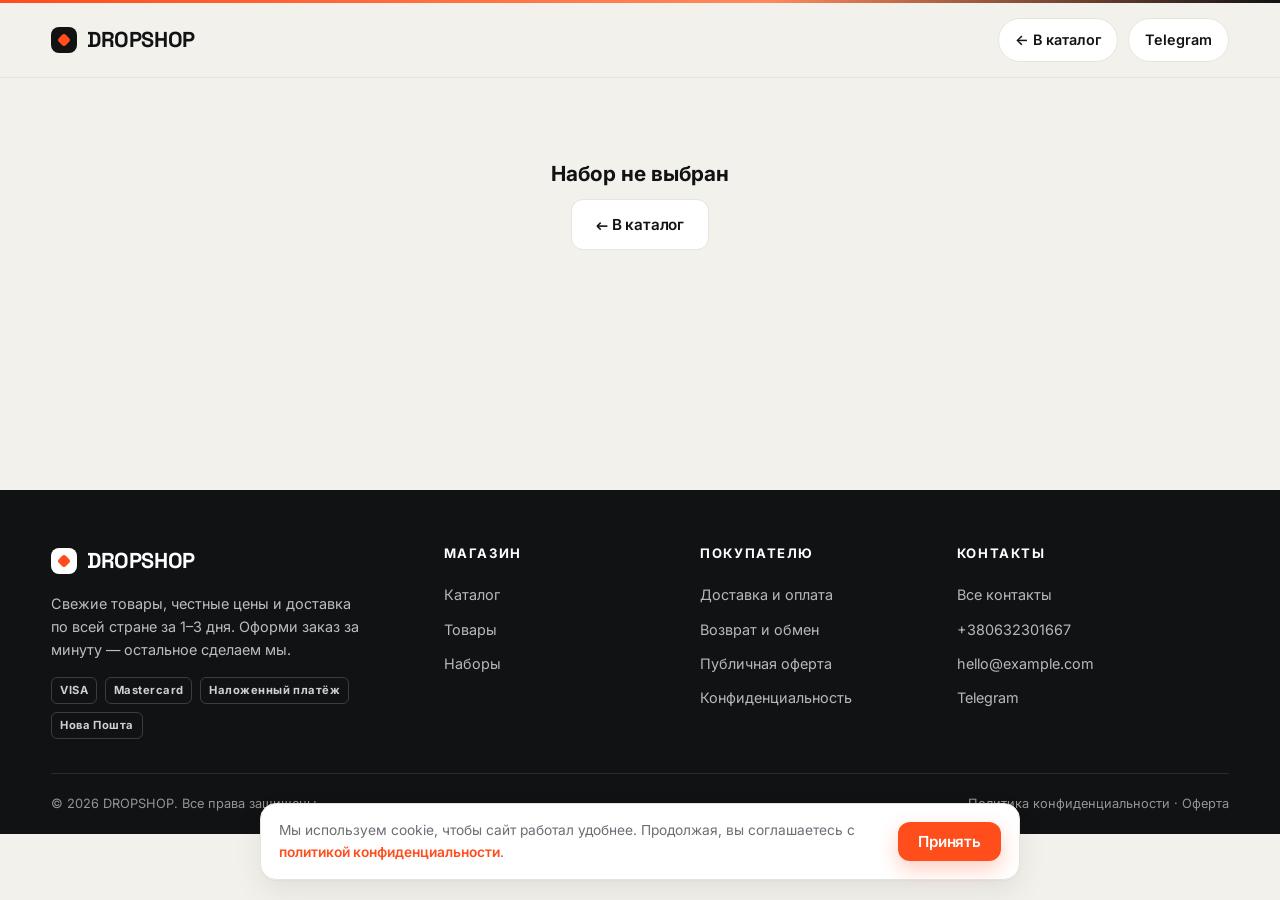
<file: bundle.html>
<!DOCTYPE html>
<html lang="ru">
<head>
<meta charset="UTF-8">
<meta name="viewport" content="width=device-width, initial-scale=1.0">
<title>Собрать набор — магазин</title>
<link rel="icon" href="data:image/svg+xml,%3Csvg xmlns='http://www.w3.org/2000/svg' viewBox='0 0 32 32'%3E%3Crect width='32' height='32' rx='8' fill='%23111214'/%3E%3Crect x='9' y='9' width='14' height='14' rx='3' fill='%23ff4d1c' transform='rotate(45 16 16)'/%3E%3C/svg%3E">
<link rel="preconnect" href="https://fonts.googleapis.com">
<link rel="preconnect" href="https://fonts.gstatic.com" crossorigin>
<link href="https://fonts.googleapis.com/css2?family=Inter:wght@400;500;600;700;800&family=Space+Grotesk:wght@500;600;700&display=swap" rel="stylesheet">
<link rel="stylesheet" href="/assets/css/store.css">
</head>
<body>
<div class="topline"></div>

<header class="hdr">
  <div class="wrap hdr-in">
    <a href="/" class="logo"><span class="dot"></span><span data-site-name>SHOP</span></a>
    <div class="hdr-actions" style="margin-left:auto">
      <a class="icon-btn" href="/">← В каталог</a>
      <a class="icon-btn" data-tg href="#" target="_blank" rel="noopener">Telegram</a>
    </div>
  </div>
</header>

<main class="wrap" id="bd-root" style="padding-bottom:120px"><div class="state"><h3>Загрузка…</h3></div></main>

<footer class="site-footer" id="site-footer"></footer>

<div class="toast" id="toast"></div>

<script src="/assets/js/config.js"></script>
<script src="/assets/js/bundle.js"></script>
<script src="/assets/js/site.js"></script>
</body>
</html>
</file>
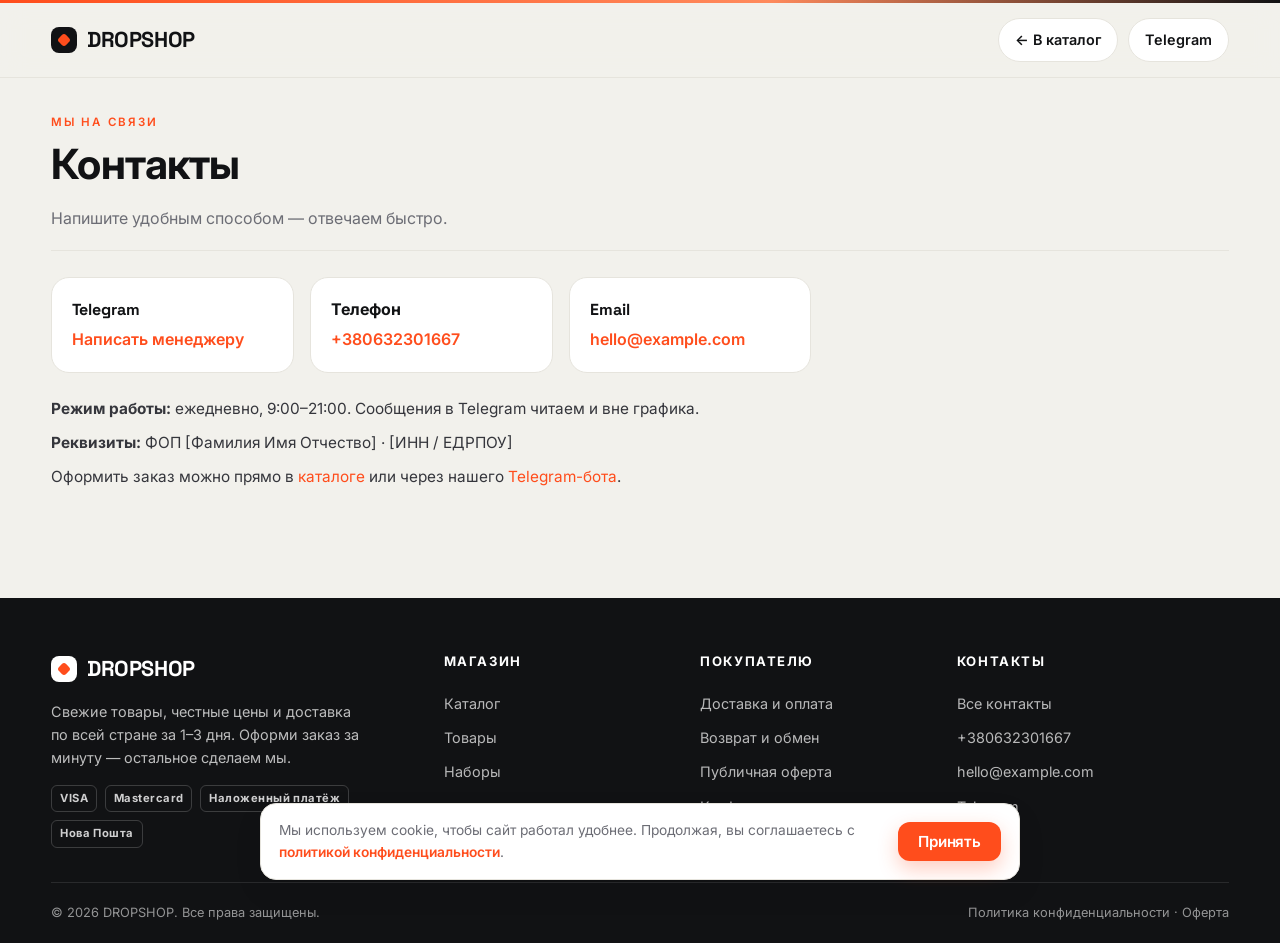
<file: contacts.html>
<!DOCTYPE html>
<html lang="ru">
<head>
<meta charset="UTF-8">
<meta name="viewport" content="width=device-width, initial-scale=1.0">
<title>Контакты</title>
<link rel="icon" href="data:image/svg+xml,%3Csvg xmlns='http://www.w3.org/2000/svg' viewBox='0 0 32 32'%3E%3Crect width='32' height='32' rx='8' fill='%23111214'/%3E%3Crect x='9' y='9' width='14' height='14' rx='3' fill='%23ff4d1c' transform='rotate(45 16 16)'/%3E%3C/svg%3E">
<link rel="preconnect" href="https://fonts.googleapis.com">
<link rel="preconnect" href="https://fonts.gstatic.com" crossorigin>
<link href="https://fonts.googleapis.com/css2?family=Inter:wght@400;500;600;700;800&family=Space+Grotesk:wght@500;600;700&display=swap" rel="stylesheet">
<link rel="stylesheet" href="/assets/css/store.css">
</head>
<body>
<div class="topline"></div>

<header class="hdr">
  <div class="wrap hdr-in">
    <a href="/" class="logo"><span class="dot"></span><span data-site-name>SHOP</span></a>
    <div class="hdr-actions" style="margin-left:auto">
      <a class="icon-btn" href="/">← В каталог</a>
      <a class="icon-btn" data-tg href="#" target="_blank" rel="noopener">Telegram</a>
    </div>
  </div>
</header>

<main class="wrap page">
  <div class="page-head">
    <span class="kicker">Мы на связи</span>
    <h1>Контакты</h1>
    <p>Напишите удобным способом — отвечаем быстро.</p>
  </div>
  <div class="prose">
    <div class="contact-cards">
      <div class="contact-card"><b>Telegram</b><a data-tg href="#" target="_blank" rel="noopener">Написать менеджеру</a></div>
      <div class="contact-card"><b>Телефон</b><a data-phone href="#">телефон</a></div>
      <div class="contact-card"><b>Email</b><a data-email href="#">email</a></div>
    </div>
    <p><b>Режим работы:</b> ежедневно, 9:00–21:00. Сообщения в Telegram читаем и вне графика.</p>
    <p><b>Реквизиты:</b> <span id="legal-name"></span><span id="legal-id-wrap"></span></p>
    <p>Оформить заказ можно прямо в <a href="/">каталоге</a> или через нашего <a data-tg href="#" target="_blank" rel="noopener">Telegram-бота</a>.</p>
  </div>
</main>

<footer class="site-footer" id="site-footer"></footer>
<script src="/assets/js/config.js"></script>
<script src="/assets/js/site.js"></script>
<script>
  var S = window.SITE || {};
  document.getElementById('legal-name').textContent = S.legalName || '';
  if (S.legalId) document.getElementById('legal-id-wrap').textContent = ' · ' + S.legalId;
</script>
</body>
</html>
</file>
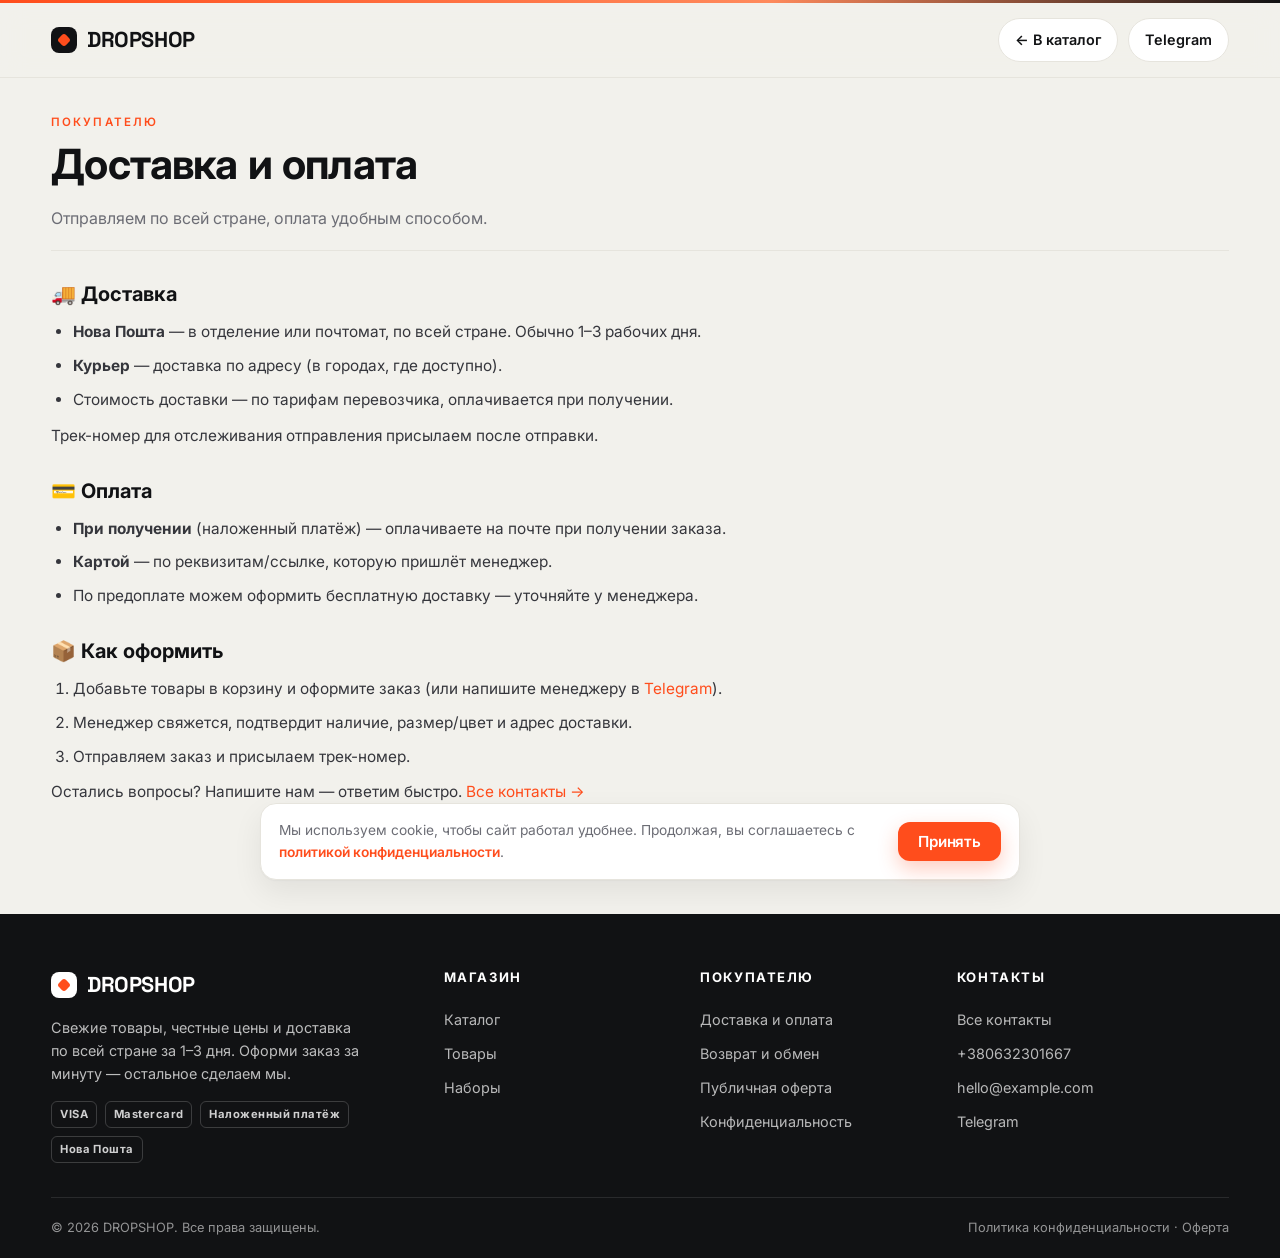
<file: delivery.html>
<!DOCTYPE html>
<html lang="ru">
<head>
<meta charset="UTF-8">
<meta name="viewport" content="width=device-width, initial-scale=1.0">
<title>Доставка и оплата</title>
<link rel="icon" href="data:image/svg+xml,%3Csvg xmlns='http://www.w3.org/2000/svg' viewBox='0 0 32 32'%3E%3Crect width='32' height='32' rx='8' fill='%23111214'/%3E%3Crect x='9' y='9' width='14' height='14' rx='3' fill='%23ff4d1c' transform='rotate(45 16 16)'/%3E%3C/svg%3E">
<link rel="preconnect" href="https://fonts.googleapis.com">
<link rel="preconnect" href="https://fonts.gstatic.com" crossorigin>
<link href="https://fonts.googleapis.com/css2?family=Inter:wght@400;500;600;700;800&family=Space+Grotesk:wght@500;600;700&display=swap" rel="stylesheet">
<link rel="stylesheet" href="/assets/css/store.css">
</head>
<body>
<div class="topline"></div>

<header class="hdr">
  <div class="wrap hdr-in">
    <a href="/" class="logo"><span class="dot"></span><span data-site-name>SHOP</span></a>
    <div class="hdr-actions" style="margin-left:auto">
      <a class="icon-btn" href="/">← В каталог</a>
      <a class="icon-btn" data-tg href="#" target="_blank" rel="noopener">Telegram</a>
    </div>
  </div>
</header>

<main class="wrap page">
  <div class="page-head">
    <span class="kicker">Покупателю</span>
    <h1>Доставка и оплата</h1>
    <p>Отправляем по всей стране, оплата удобным способом.</p>
  </div>
  <div class="prose">
    <h2>🚚 Доставка</h2>
    <ul>
      <li><b>Нова Пошта</b> — в отделение или почтомат, по всей стране. Обычно 1–3 рабочих дня.</li>
      <li><b>Курьер</b> — доставка по адресу (в городах, где доступно).</li>
      <li>Стоимость доставки — по тарифам перевозчика, оплачивается при получении.</li>
    </ul>
    <p>Трек-номер для отслеживания отправления присылаем после отправки.</p>

    <h2>💳 Оплата</h2>
    <ul>
      <li><b>При получении</b> (наложенный платёж) — оплачиваете на почте при получении заказа.</li>
      <li><b>Картой</b> — по реквизитам/ссылке, которую пришлёт менеджер.</li>
      <li>По предоплате можем оформить бесплатную доставку — уточняйте у менеджера.</li>
    </ul>

    <h2>📦 Как оформить</h2>
    <ol>
      <li>Добавьте товары в корзину и оформите заказ (или напишите менеджеру в <a data-tg href="#" target="_blank" rel="noopener">Telegram</a>).</li>
      <li>Менеджер свяжется, подтвердит наличие, размер/цвет и адрес доставки.</li>
      <li>Отправляем заказ и присылаем трек-номер.</li>
    </ol>

    <p>Остались вопросы? Напишите нам — ответим быстро. <a href="/contacts.html">Все контакты →</a></p>
  </div>
</main>

<footer class="site-footer" id="site-footer"></footer>
<script src="/assets/js/config.js"></script>
<script src="/assets/js/site.js"></script>
</body>
</html>
</file>
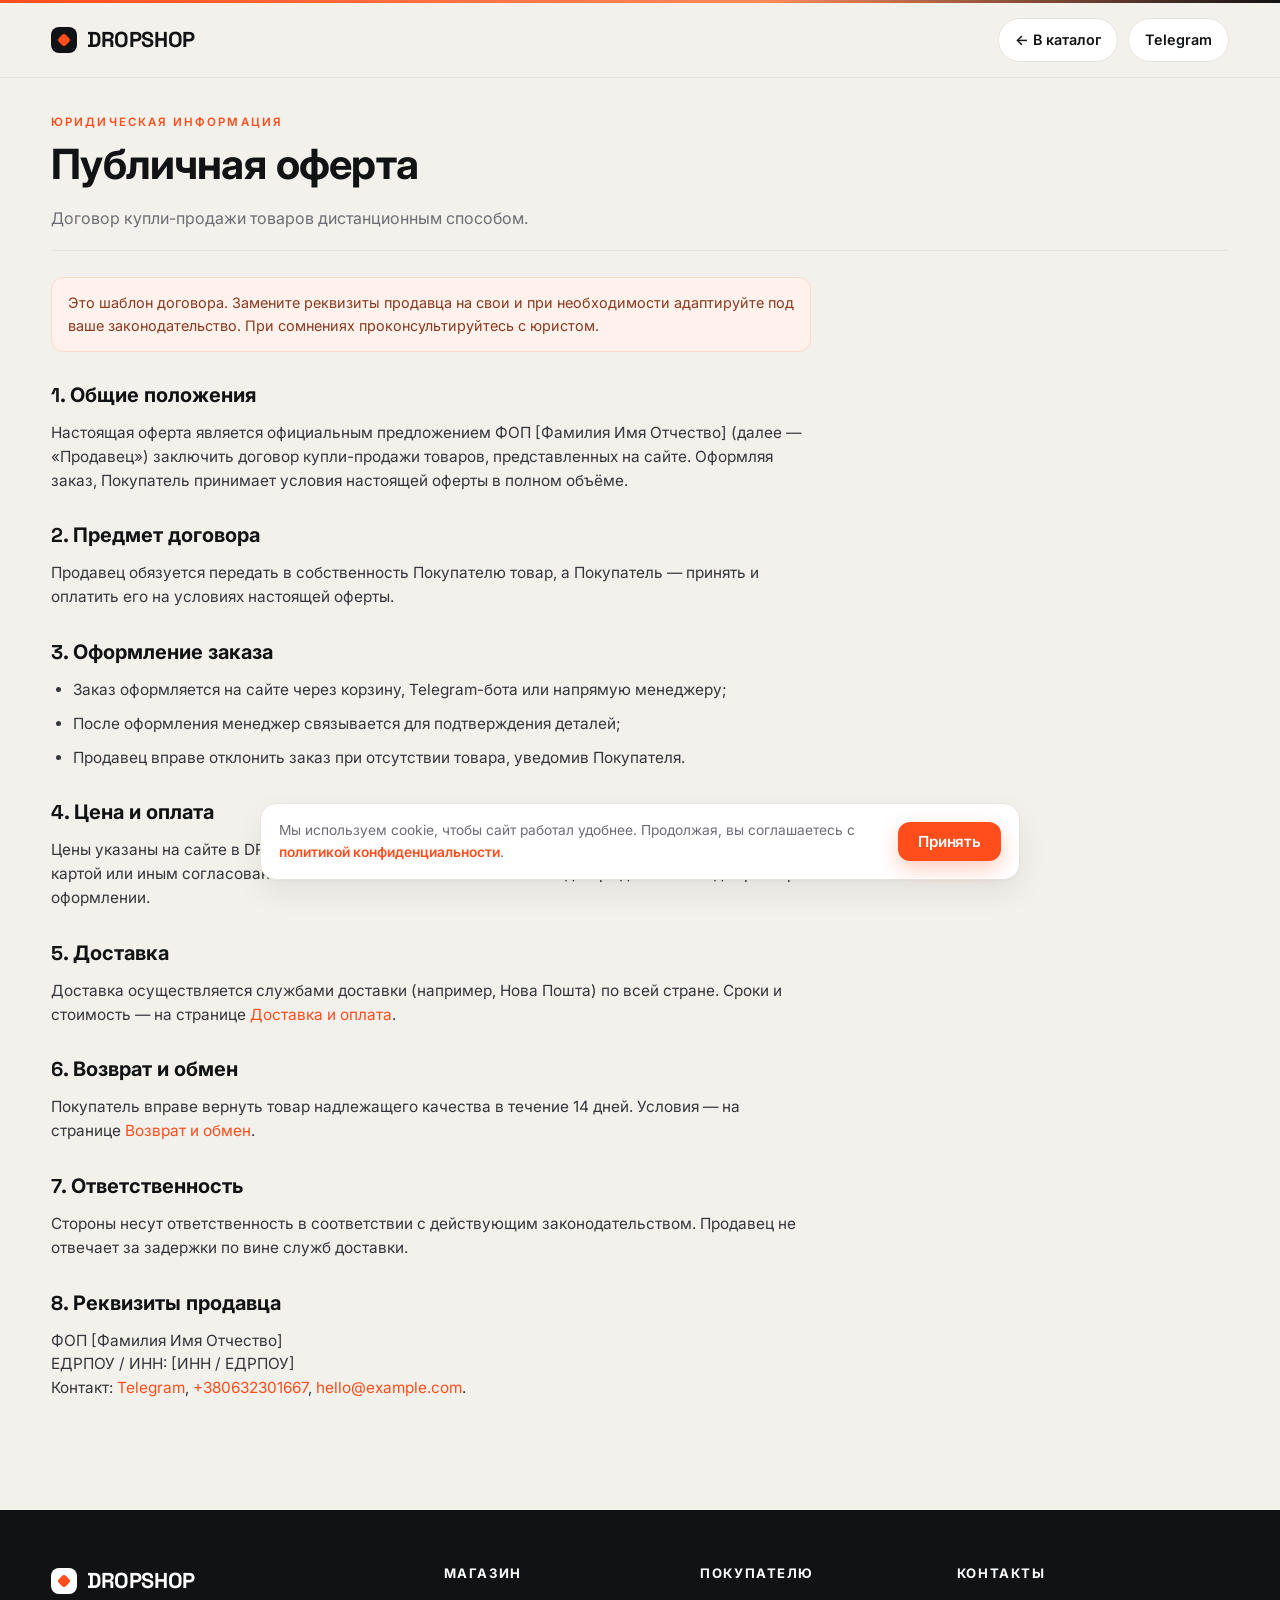
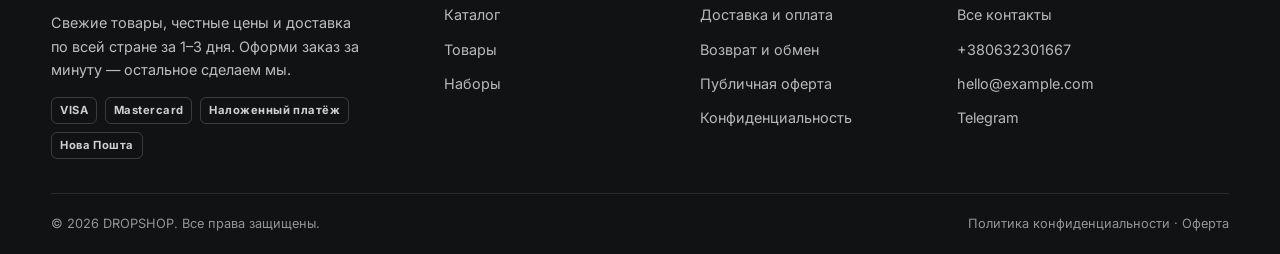
<file: offer.html>
<!DOCTYPE html>
<html lang="ru">
<head>
<meta charset="UTF-8">
<meta name="viewport" content="width=device-width, initial-scale=1.0">
<title>Публичная оферта</title>
<link rel="icon" href="data:image/svg+xml,%3Csvg xmlns='http://www.w3.org/2000/svg' viewBox='0 0 32 32'%3E%3Crect width='32' height='32' rx='8' fill='%23111214'/%3E%3Crect x='9' y='9' width='14' height='14' rx='3' fill='%23ff4d1c' transform='rotate(45 16 16)'/%3E%3C/svg%3E">
<link rel="preconnect" href="https://fonts.googleapis.com">
<link rel="preconnect" href="https://fonts.gstatic.com" crossorigin>
<link href="https://fonts.googleapis.com/css2?family=Inter:wght@400;500;600;700;800&family=Space+Grotesk:wght@500;600;700&display=swap" rel="stylesheet">
<link rel="stylesheet" href="/assets/css/store.css">
</head>
<body>
<div class="topline"></div>

<header class="hdr">
  <div class="wrap hdr-in">
    <a href="/" class="logo"><span class="dot"></span><span data-site-name>SHOP</span></a>
    <div class="hdr-actions" style="margin-left:auto">
      <a class="icon-btn" href="/">← В каталог</a>
      <a class="icon-btn" data-tg href="#" target="_blank" rel="noopener">Telegram</a>
    </div>
  </div>
</header>

<main class="wrap page">
  <div class="page-head">
    <span class="kicker">Юридическая информация</span>
    <h1>Публичная оферта</h1>
    <p>Договор купли-продажи товаров дистанционным способом.</p>
  </div>
  <div class="prose">
    <div class="note">Это шаблон договора. Замените реквизиты продавца на свои и при необходимости адаптируйте под ваше законодательство. При сомнениях проконсультируйтесь с юристом.</div>

    <h2>1. Общие положения</h2>
    <p>Настоящая оферта является официальным предложением <span id="legal-name"></span> (далее — «Продавец») заключить договор купли-продажи товаров, представленных на сайте. Оформляя заказ, Покупатель принимает условия настоящей оферты в полном объёме.</p>

    <h2>2. Предмет договора</h2>
    <p>Продавец обязуется передать в собственность Покупателю товар, а Покупатель — принять и оплатить его на условиях настоящей оферты.</p>

    <h2>3. Оформление заказа</h2>
    <ul>
      <li>Заказ оформляется на сайте через корзину, Telegram-бота или напрямую менеджеру;</li>
      <li>После оформления менеджер связывается для подтверждения деталей;</li>
      <li>Продавец вправе отклонить заказ при отсутствии товара, уведомив Покупателя.</li>
    </ul>

    <h2>4. Цена и оплата</h2>
    <p>Цены указаны на сайте в <span data-site-name>магазине</span>. Оплата возможна наложенным платежом при получении, картой или иным согласованным способом. Итоговая стоимость подтверждается менеджером при оформлении.</p>

    <h2>5. Доставка</h2>
    <p>Доставка осуществляется службами доставки (например, Нова Пошта) по всей стране. Сроки и стоимость — на странице <a href="/delivery.html">Доставка и оплата</a>.</p>

    <h2>6. Возврат и обмен</h2>
    <p>Покупатель вправе вернуть товар надлежащего качества в течение 14 дней. Условия — на странице <a href="/returns.html">Возврат и обмен</a>.</p>

    <h2>7. Ответственность</h2>
    <p>Стороны несут ответственность в соответствии с действующим законодательством. Продавец не отвечает за задержки по вине служб доставки.</p>

    <h2>8. Реквизиты продавца</h2>
    <p><span id="legal-name-2"></span><br>ЕДРПОУ / ИНН: <span id="legal-id"></span><br>Контакт: <a data-tg href="#" target="_blank" rel="noopener">Telegram</a>, <a data-phone data-keep="1" href="#">телефон</a>, <a data-email href="#">email</a>.</p>
  </div>
</main>

<footer class="site-footer" id="site-footer"></footer>
<script src="/assets/js/config.js"></script>
<script src="/assets/js/site.js"></script>
<script>
  var S = window.SITE || {};
  document.getElementById('legal-name').textContent = S.legalName || '[Реквизиты продавца]';
  document.getElementById('legal-name-2').textContent = S.legalName || '[Реквизиты продавца]';
  document.getElementById('legal-id').textContent = S.legalId || '[—]';
  document.querySelectorAll('[data-phone][data-keep]').forEach(function(e){ e.textContent = S.phone || 'телефон'; });
</script>
</body>
</html>
</file>
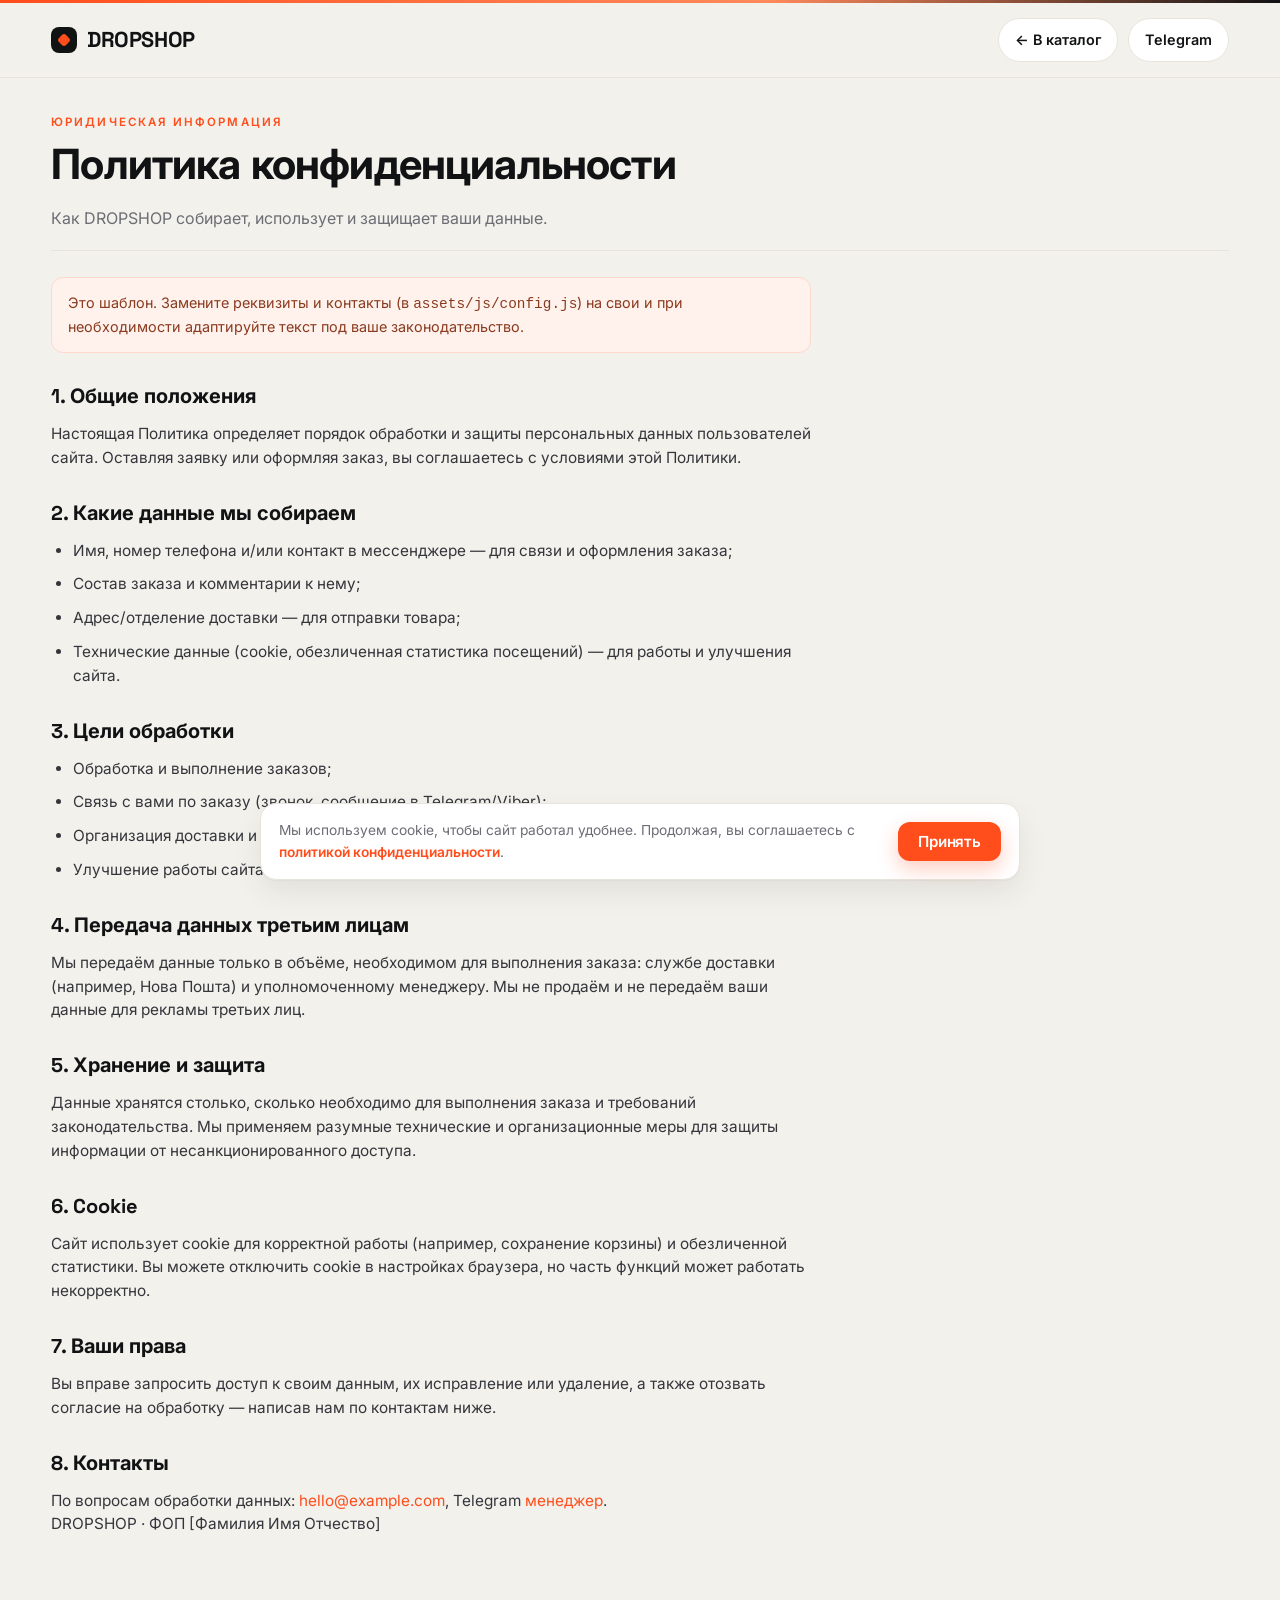
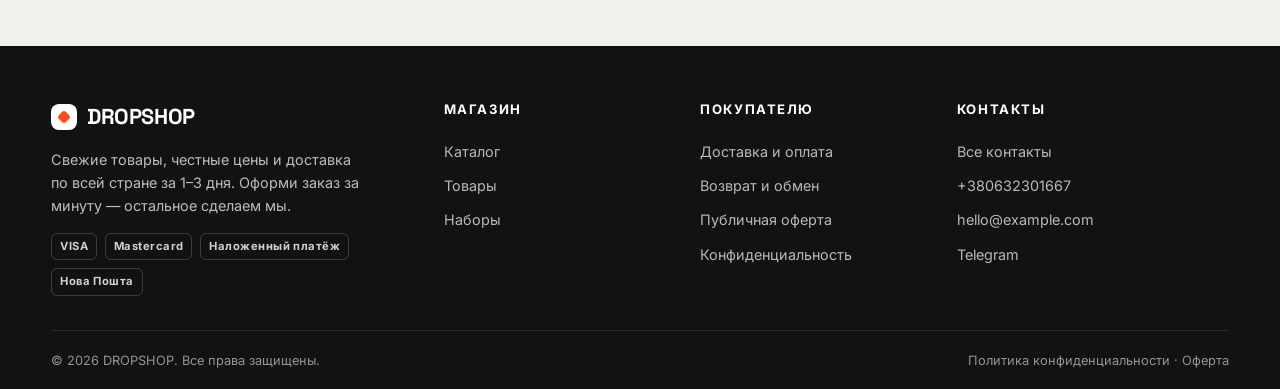
<file: privacy.html>
<!DOCTYPE html>
<html lang="ru">
<head>
<meta charset="UTF-8">
<meta name="viewport" content="width=device-width, initial-scale=1.0">
<title>Политика конфиденциальности</title>
<link rel="icon" href="data:image/svg+xml,%3Csvg xmlns='http://www.w3.org/2000/svg' viewBox='0 0 32 32'%3E%3Crect width='32' height='32' rx='8' fill='%23111214'/%3E%3Crect x='9' y='9' width='14' height='14' rx='3' fill='%23ff4d1c' transform='rotate(45 16 16)'/%3E%3C/svg%3E">
<link rel="preconnect" href="https://fonts.googleapis.com">
<link rel="preconnect" href="https://fonts.gstatic.com" crossorigin>
<link href="https://fonts.googleapis.com/css2?family=Inter:wght@400;500;600;700;800&family=Space+Grotesk:wght@500;600;700&display=swap" rel="stylesheet">
<link rel="stylesheet" href="/assets/css/store.css">
</head>
<body>
<div class="topline"></div>

<header class="hdr">
  <div class="wrap hdr-in">
    <a href="/" class="logo"><span class="dot"></span><span data-site-name>SHOP</span></a>
    <div class="hdr-actions" style="margin-left:auto">
      <a class="icon-btn" href="/">← В каталог</a>
      <a class="icon-btn" data-tg href="#" target="_blank" rel="noopener">Telegram</a>
    </div>
  </div>
</header>

<main class="wrap page">
  <div class="page-head">
    <span class="kicker">Юридическая информация</span>
    <h1>Политика конфиденциальности</h1>
    <p>Как <span data-site-name>магазин</span> собирает, использует и защищает ваши данные.</p>
  </div>
  <div class="prose">
    <div class="note">Это шаблон. Замените реквизиты и контакты (в <code>assets/js/config.js</code>) на свои и при необходимости адаптируйте текст под ваше законодательство.</div>

    <h2>1. Общие положения</h2>
    <p>Настоящая Политика определяет порядок обработки и защиты персональных данных пользователей сайта. Оставляя заявку или оформляя заказ, вы соглашаетесь с условиями этой Политики.</p>

    <h2>2. Какие данные мы собираем</h2>
    <ul>
      <li>Имя, номер телефона и/или контакт в мессенджере — для связи и оформления заказа;</li>
      <li>Состав заказа и комментарии к нему;</li>
      <li>Адрес/отделение доставки — для отправки товара;</li>
      <li>Технические данные (cookie, обезличенная статистика посещений) — для работы и улучшения сайта.</li>
    </ul>

    <h2>3. Цели обработки</h2>
    <ul>
      <li>Обработка и выполнение заказов;</li>
      <li>Связь с вами по заказу (звонок, сообщение в Telegram/Viber);</li>
      <li>Организация доставки и оплаты;</li>
      <li>Улучшение работы сайта и ассортимента.</li>
    </ul>

    <h2>4. Передача данных третьим лицам</h2>
    <p>Мы передаём данные только в объёме, необходимом для выполнения заказа: службе доставки (например, Нова Пошта) и уполномоченному менеджеру. Мы не продаём и не передаём ваши данные для рекламы третьих лиц.</p>

    <h2>5. Хранение и защита</h2>
    <p>Данные хранятся столько, сколько необходимо для выполнения заказа и требований законодательства. Мы применяем разумные технические и организационные меры для защиты информации от несанкционированного доступа.</p>

    <h2>6. Cookie</h2>
    <p>Сайт использует cookie для корректной работы (например, сохранение корзины) и обезличенной статистики. Вы можете отключить cookie в настройках браузера, но часть функций может работать некорректно.</p>

    <h2>7. Ваши права</h2>
    <p>Вы вправе запросить доступ к своим данным, их исправление или удаление, а также отозвать согласие на обработку — написав нам по контактам ниже.</p>

    <h2>8. Контакты</h2>
    <p>По вопросам обработки данных: <a data-email href="#">email</a>, Telegram <a data-tg href="#" target="_blank" rel="noopener">менеджер</a>.<br>
    <span data-site-name>Магазин</span> · <span id="legal-name"></span></p>
  </div>
</main>

<footer class="site-footer" id="site-footer"></footer>
<script src="/assets/js/config.js"></script>
<script src="/assets/js/site.js"></script>
<script>document.getElementById('legal-name').textContent = (window.SITE&&SITE.legalName)||'';</script>
</body>
</html>
</file>
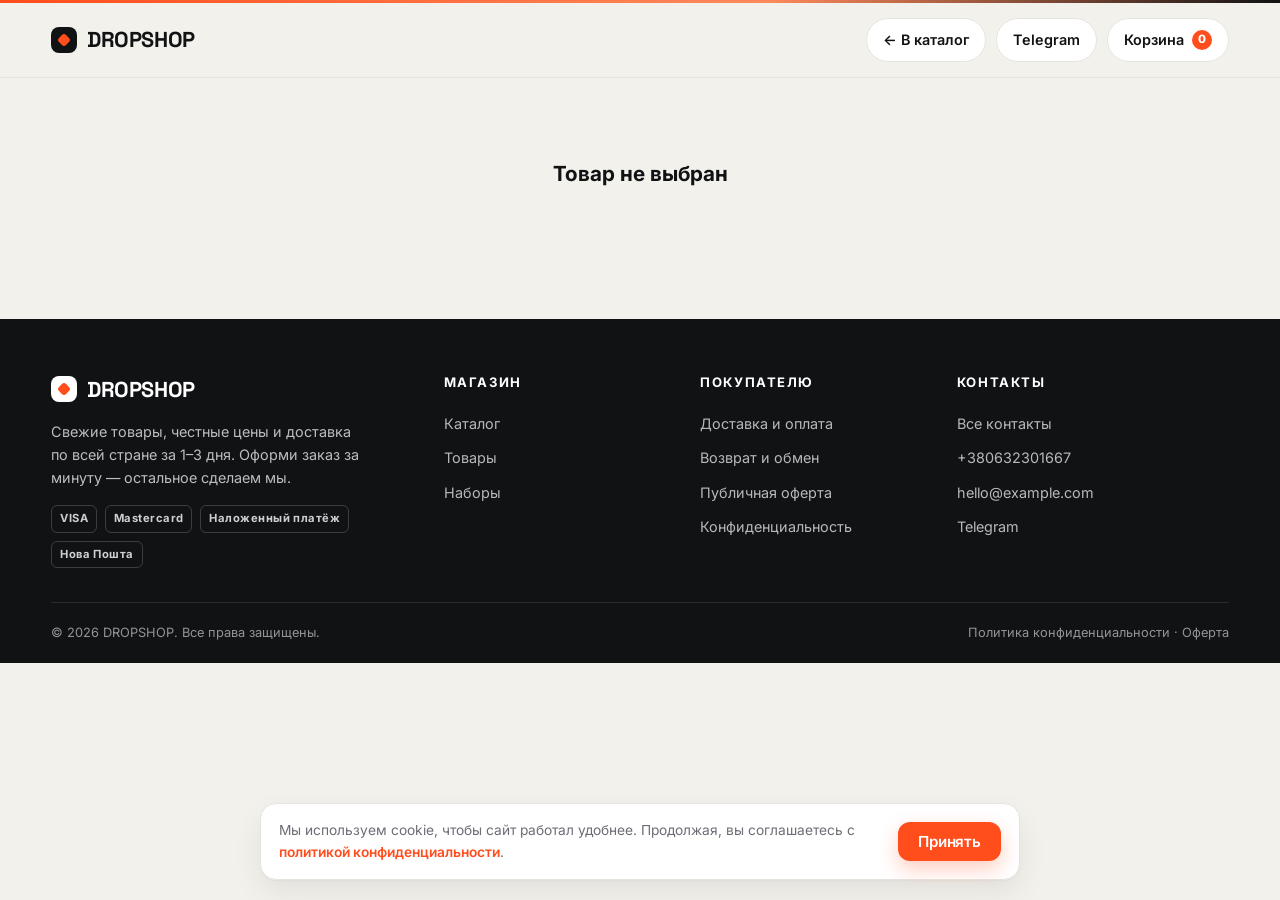
<file: product.html>
<!DOCTYPE html>
<html lang="ru">
<head>
<meta charset="UTF-8">
<meta name="viewport" content="width=device-width, initial-scale=1.0">
<title>Товар — магазин</title>
<link rel="icon" href="data:image/svg+xml,%3Csvg xmlns='http://www.w3.org/2000/svg' viewBox='0 0 32 32'%3E%3Crect width='32' height='32' rx='8' fill='%23111214'/%3E%3Crect x='9' y='9' width='14' height='14' rx='3' fill='%23ff4d1c' transform='rotate(45 16 16)'/%3E%3C/svg%3E">
<link rel="preconnect" href="https://fonts.googleapis.com">
<link rel="preconnect" href="https://fonts.gstatic.com" crossorigin>
<link href="https://fonts.googleapis.com/css2?family=Inter:wght@400;500;600;700;800&family=Space+Grotesk:wght@500;600;700&display=swap" rel="stylesheet">
<link rel="stylesheet" href="/assets/css/store.css">
</head>
<body>
<div class="topline"></div>

<header class="hdr">
  <div class="wrap hdr-in">
    <a href="/" class="logo"><span class="dot"></span><span data-site-name>SHOP</span></a>
    <div class="hdr-actions" style="margin-left:auto">
      <a class="icon-btn" href="/">← В каталог</a>
      <a class="icon-btn" data-tg href="#" target="_blank" rel="noopener">Telegram</a>
      <a class="icon-btn" href="/">Корзина <span class="cart-count">0</span></a>
    </div>
  </div>
</header>

<main class="wrap" id="pd-root">
  <div class="state"><h3>Загрузка…</h3></div>
</main>

<footer class="site-footer" id="site-footer"></footer>

<div class="toast" id="toast"></div>

<script src="/assets/js/config.js"></script>
<script src="/assets/js/product.js"></script>
<script src="/assets/js/site.js"></script>
</body>
</html>
</file>
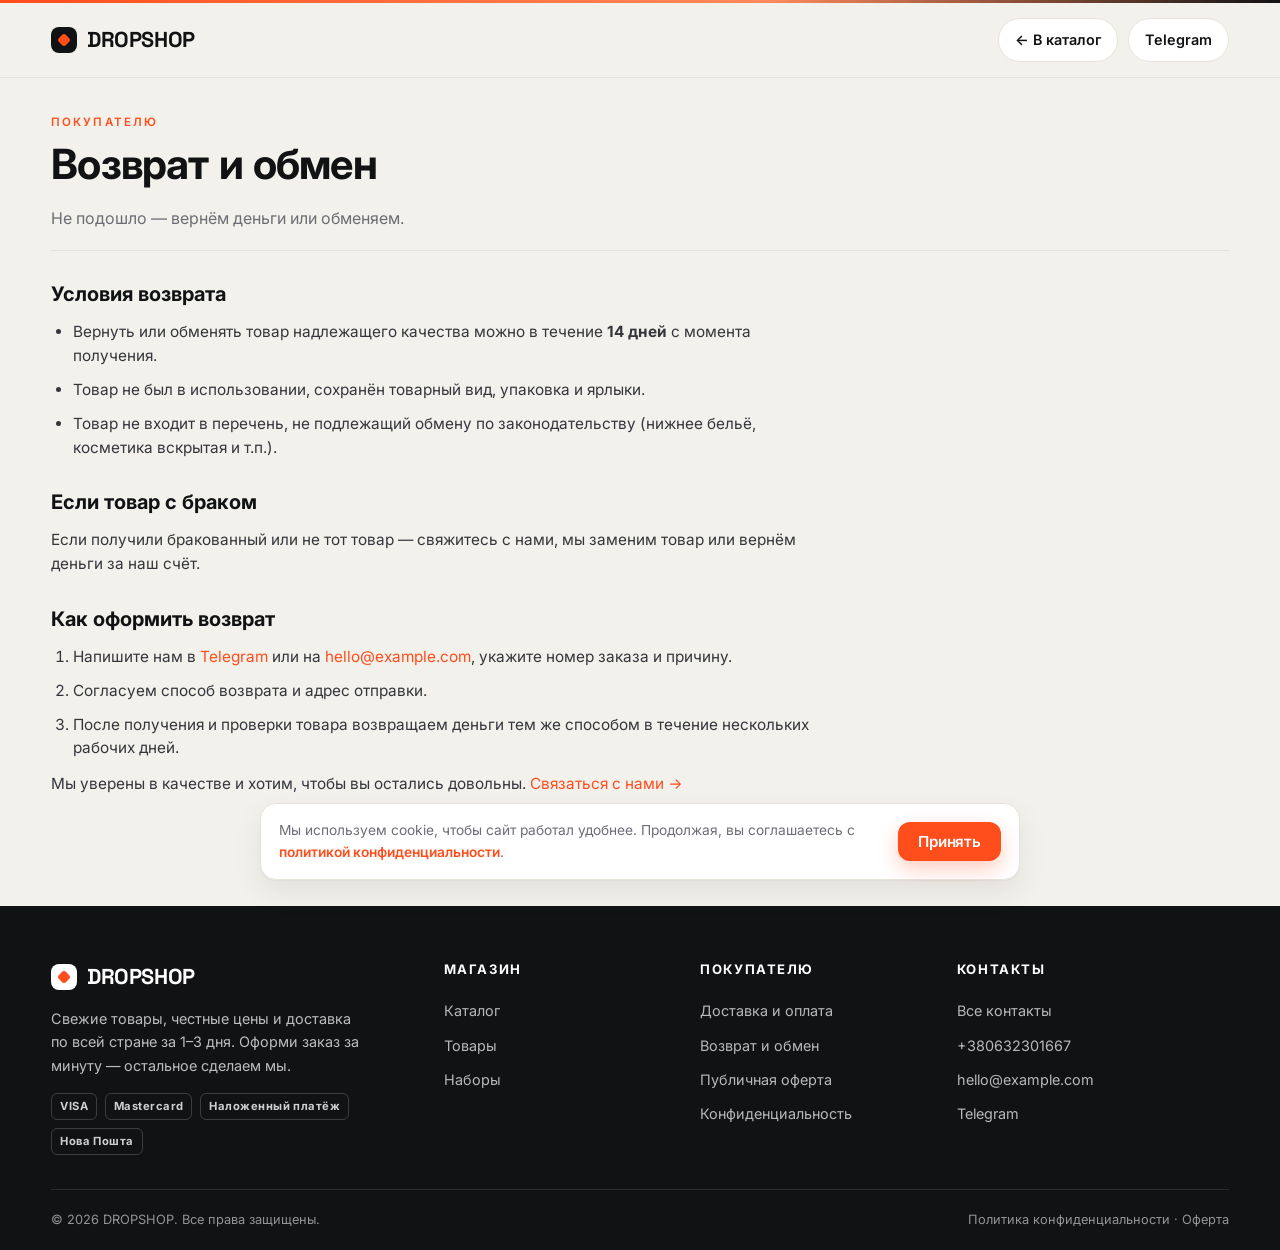
<file: returns.html>
<!DOCTYPE html>
<html lang="ru">
<head>
<meta charset="UTF-8">
<meta name="viewport" content="width=device-width, initial-scale=1.0">
<title>Возврат и обмен</title>
<link rel="icon" href="data:image/svg+xml,%3Csvg xmlns='http://www.w3.org/2000/svg' viewBox='0 0 32 32'%3E%3Crect width='32' height='32' rx='8' fill='%23111214'/%3E%3Crect x='9' y='9' width='14' height='14' rx='3' fill='%23ff4d1c' transform='rotate(45 16 16)'/%3E%3C/svg%3E">
<link rel="preconnect" href="https://fonts.googleapis.com">
<link rel="preconnect" href="https://fonts.gstatic.com" crossorigin>
<link href="https://fonts.googleapis.com/css2?family=Inter:wght@400;500;600;700;800&family=Space+Grotesk:wght@500;600;700&display=swap" rel="stylesheet">
<link rel="stylesheet" href="/assets/css/store.css">
</head>
<body>
<div class="topline"></div>

<header class="hdr">
  <div class="wrap hdr-in">
    <a href="/" class="logo"><span class="dot"></span><span data-site-name>SHOP</span></a>
    <div class="hdr-actions" style="margin-left:auto">
      <a class="icon-btn" href="/">← В каталог</a>
      <a class="icon-btn" data-tg href="#" target="_blank" rel="noopener">Telegram</a>
    </div>
  </div>
</header>

<main class="wrap page">
  <div class="page-head">
    <span class="kicker">Покупателю</span>
    <h1>Возврат и обмен</h1>
    <p>Не подошло — вернём деньги или обменяем.</p>
  </div>
  <div class="prose">
    <h2>Условия возврата</h2>
    <ul>
      <li>Вернуть или обменять товар надлежащего качества можно в течение <b>14 дней</b> с момента получения.</li>
      <li>Товар не был в использовании, сохранён товарный вид, упаковка и ярлыки.</li>
      <li>Товар не входит в перечень, не подлежащий обмену по законодательству (нижнее бельё, косметика вскрытая и т.п.).</li>
    </ul>

    <h2>Если товар с браком</h2>
    <p>Если получили бракованный или не тот товар — свяжитесь с нами, мы заменим товар или вернём деньги за наш счёт.</p>

    <h2>Как оформить возврат</h2>
    <ol>
      <li>Напишите нам в <a data-tg href="#" target="_blank" rel="noopener">Telegram</a> или на <a data-email href="#">email</a>, укажите номер заказа и причину.</li>
      <li>Согласуем способ возврата и адрес отправки.</li>
      <li>После получения и проверки товара возвращаем деньги тем же способом в течение нескольких рабочих дней.</li>
    </ol>

    <p>Мы уверены в качестве и хотим, чтобы вы остались довольны. <a href="/contacts.html">Связаться с нами →</a></p>
  </div>
</main>

<footer class="site-footer" id="site-footer"></footer>
<script src="/assets/js/config.js"></script>
<script src="/assets/js/site.js"></script>
</body>
</html>
</file>
<file: assets/css/store.css>
/* ════════ Дропшип-магазин · витрина ════════ */
:root {
  --bg: #f2f1ec;          /* тёплый светло-серый, не «кремовый» */
  --surface: #ffffff;
  --surface-2: #faf9f6;
  --ink: #111214;
  --muted: #6c6d75;
  --line: #e6e4dd;
  --line-2: #efeee9;
  --accent: #ff4d1c;      /* уверенный акцент, используем дозированно */
  --accent-ink: #ffffff;
  --accent-soft: #fff1ec;
  --ok: #12a150;
  --radius: 18px;
  --radius-sm: 12px;
  --shadow: 0 1px 2px rgba(17,18,20,.04), 0 12px 30px rgba(17,18,20,.07);
  --shadow-sm: 0 1px 2px rgba(17,18,20,.05), 0 6px 16px rgba(17,18,20,.05);
  --font: 'Inter', -apple-system, BlinkMacSystemFont, 'Segoe UI', Roboto, sans-serif;
  --display: 'Space Grotesk', 'Inter', sans-serif;
}
* { box-sizing: border-box; margin: 0; padding: 0; }
html { scroll-behavior: smooth; }
body { background: var(--bg); color: var(--ink); font-family: var(--font); line-height: 1.55; -webkit-font-smoothing: antialiased; }
a { color: inherit; text-decoration: none; }
img { max-width: 100%; display: block; }
button { font-family: inherit; cursor: pointer; }
.wrap { width: min(1220px, 92%); margin: 0 auto; }
.kicker { font-family: var(--display); font-size: .72rem; font-weight: 600; letter-spacing: .18em; text-transform: uppercase; color: var(--accent); }

/* тонкая фирменная полоса сверху */
.topline { height: 3px; background: linear-gradient(90deg, var(--accent), #ff8a5c 60%, var(--ink)); }

/* ── Header ── */
.hdr { position: sticky; top: 0; z-index: 40; background: rgba(242,241,236,.82); backdrop-filter: saturate(140%) blur(12px); border-bottom: 1px solid var(--line); }
.hdr-in { display: flex; align-items: center; gap: 20px; padding: 15px 0; }
.logo { font-family: var(--display); font-weight: 700; font-size: 1.35rem; letter-spacing: -.02em; display: inline-flex; align-items: center; gap: 10px; white-space: nowrap; }
.logo .dot { width: 26px; height: 26px; border-radius: 8px; background: var(--ink); display: inline-flex; align-items: center; justify-content: center; position: relative; flex-shrink: 0; }
.logo .dot::after { content: ''; width: 10px; height: 10px; border-radius: 3px; background: var(--accent); transform: rotate(45deg); }
.search { flex: 1; display: flex; align-items: center; gap: 10px; background: var(--surface); border: 1px solid var(--line); border-radius: 999px; padding: 10px 18px; max-width: 480px; transition: border-color .15s, box-shadow .15s; }
.search:focus-within { border-color: var(--ink); box-shadow: var(--shadow-sm); }
.search input { border: none; background: transparent; outline: none; width: 100%; font-size: .95rem; color: var(--ink); }
.search svg { width: 18px; height: 18px; stroke: var(--muted); flex-shrink: 0; }
.hdr-actions { display: flex; align-items: center; gap: 10px; margin-left: auto; }
.icon-btn { position: relative; display: inline-flex; align-items: center; gap: 8px; border: 1px solid var(--line); background: var(--surface); border-radius: 999px; padding: 10px 16px; font-weight: 600; font-size: .9rem; transition: border-color .15s, transform .12s, background .15s; }
.icon-btn:hover { border-color: var(--ink); transform: translateY(-1px); }
.icon-btn svg { width: 18px; height: 18px; stroke: currentColor; }
.cart-count { min-width: 20px; height: 20px; padding: 0 6px; border-radius: 999px; background: var(--accent); color: var(--accent-ink); font-size: .72rem; font-weight: 800; display: inline-flex; align-items: center; justify-content: center; }

/* ── Hero ── */
.hero { position: relative; background: var(--ink); color: #fff; overflow: hidden; }
.hero::before { /* тонкая сетка-паттерн */
  content: ''; position: absolute; inset: 0; opacity: .5;
  background-image: linear-gradient(rgba(255,255,255,.04) 1px, transparent 1px), linear-gradient(90deg, rgba(255,255,255,.04) 1px, transparent 1px);
  background-size: 42px 42px; mask-image: radial-gradient(120% 100% at 80% 0%, #000, transparent 70%);
}
.hero::after { content: ''; position: absolute; top: -30%; right: -10%; width: 520px; height: 520px; border-radius: 50%; background: radial-gradient(circle, rgba(255,77,28,.45), transparent 62%); filter: blur(10px); pointer-events: none; }
.hero-in { position: relative; z-index: 1; padding: 68px 0 60px; display: grid; gap: 16px; }
.hero .kicker { color: #ff8a5c; }
.hero h1 { font-family: var(--display); font-size: clamp(2.1rem, 5.2vw, 3.6rem); letter-spacing: -.03em; line-height: 1.02; max-width: 680px; font-weight: 700; }
.hero p { color: rgba(255,255,255,.72); max-width: 580px; font-size: 1.08rem; }
.hero-cta { display: flex; gap: 12px; flex-wrap: wrap; margin-top: 10px; }
.hero-badges { display: flex; gap: 18px; flex-wrap: wrap; margin-top: 22px; color: rgba(255,255,255,.7); font-size: .86rem; }
.hero-badges span { display: inline-flex; align-items: center; gap: 7px; }
.hero-badges b { color: #fff; font-weight: 700; }

/* ── Buttons ── */
.btn { display: inline-flex; align-items: center; justify-content: center; gap: 8px; border: none; border-radius: 12px; padding: 13px 24px; font-family: var(--display); font-weight: 600; font-size: .95rem; letter-spacing: -.01em; transition: transform .12s, box-shadow .15s, background .15s, opacity .15s; }
.btn:hover { transform: translateY(-2px); }
.btn:active { transform: translateY(0); }
.btn-primary { background: var(--accent); color: var(--accent-ink); box-shadow: 0 8px 20px rgba(255,77,28,.28); }
.btn-primary:hover { box-shadow: 0 12px 26px rgba(255,77,28,.36); }
.btn-ghost { background: rgba(255,255,255,.12); color: #fff; border: 1px solid rgba(255,255,255,.18); }
.btn-ghost:hover { background: rgba(255,255,255,.2); }
.btn-line { background: var(--surface); border: 1px solid var(--line); color: var(--ink); }
.btn-line:hover { border-color: var(--ink); }
.btn-block { width: 100%; }
.btn[disabled] { opacity: .5; pointer-events: none; }

/* ── Trust bar ── */
.trust { border-bottom: 1px solid var(--line); background: var(--surface); }
.trust-in { display: grid; grid-template-columns: repeat(4, 1fr); gap: 1px; }
.trust-item { display: flex; align-items: center; gap: 12px; padding: 20px 8px; }
.trust-item svg { width: 26px; height: 26px; stroke: var(--accent); flex-shrink: 0; }
.trust-item b { display: block; font-family: var(--display); font-size: .95rem; }
.trust-item small { color: var(--muted); font-size: .8rem; }

/* ── Section header ── */
.section-h { display: flex; align-items: flex-end; gap: 14px; margin: 34px 0 16px; }
.section-h h2 { font-family: var(--display); font-size: clamp(1.5rem, 3vw, 2rem); letter-spacing: -.02em; font-weight: 700; }
.section-h span { color: var(--muted); font-size: .9rem; margin-bottom: .2rem; }

/* ── Bundles band ── */
.bundles-band { padding: 8px 0 6px; }
.bundles-row { display: grid; grid-template-columns: repeat(auto-fit, minmax(280px, 1fr)); gap: 16px; }
.bundle-card { display: flex; gap: 14px; align-items: center; background: var(--ink); color: #fff; border-radius: var(--radius); padding: 18px; transition: transform .15s, box-shadow .2s; }
.bundle-card:hover { transform: translateY(-3px); box-shadow: var(--shadow); }
.bundle-card img, .bundle-card .ph { width: 80px; height: 80px; border-radius: 12px; object-fit: cover; background: #2a2b2f; flex-shrink: 0; }
.bundle-card .bc-body { flex: 1; min-width: 0; }
.bundle-card h3 { font-family: var(--display); font-size: 1.08rem; margin-bottom: 3px; }
.bundle-card p { color: rgba(255,255,255,.66); font-size: .83rem; }
.bundle-card .bc-cta { font-size: .8rem; font-weight: 700; color: #ff9a72; margin-top: 8px; display: inline-block; }

/* ── Toolbar ── */
.toolbar { display: flex; align-items: center; gap: 12px; flex-wrap: wrap; padding: 8px 0 6px; }
.chips { display: flex; gap: 8px; overflow-x: auto; padding-bottom: 4px; }
.chip { white-space: nowrap; border: 1px solid var(--line); background: var(--surface); border-radius: 999px; padding: 9px 16px; font-size: .88rem; font-weight: 600; color: var(--muted); transition: border-color .15s, color .15s, background .15s; }
.chip:hover { border-color: var(--ink); color: var(--ink); }
.chip.active { background: var(--ink); color: #fff; border-color: var(--ink); }
.sort { margin-left: auto; }
.sort select { border: 1px solid var(--line); background: var(--surface); border-radius: 10px; padding: 10px 12px; font-size: .88rem; font-weight: 600; color: var(--ink); }

/* ── Grid & cards ── */
.grid { display: grid; grid-template-columns: repeat(4, 1fr); gap: 20px; padding: 18px 0 64px; }
.card { background: var(--surface); border: 1px solid var(--line); border-radius: var(--radius); overflow: hidden; display: flex; flex-direction: column; transition: transform .16s, box-shadow .2s, border-color .15s; }
.card:hover { transform: translateY(-4px); box-shadow: var(--shadow); border-color: var(--line-2); }
.card-img { aspect-ratio: 1/1; background: var(--surface-2); overflow: hidden; position: relative; }
.card-img img { width: 100%; height: 100%; object-fit: cover; transition: transform .4s ease; }
.card:hover .card-img img { transform: scale(1.05); }
.card-img .ph { width: 100%; height: 100%; display: flex; align-items: center; justify-content: center; color: #c4c8cf; font-size: .8rem; }
.badge { position: absolute; top: 12px; left: 12px; background: var(--accent); color: #fff; font-family: var(--display); font-size: .7rem; font-weight: 700; padding: 5px 10px; border-radius: 999px; letter-spacing: .02em; }
.badge.out { background: #9ca3af; }
.badge.hit { background: var(--ink); }
.card-body { padding: 15px; display: flex; flex-direction: column; gap: 6px; flex: 1; }
.card-cat { font-size: .7rem; font-weight: 700; text-transform: uppercase; letter-spacing: .06em; color: var(--muted); }
.card-title { font-weight: 600; font-size: .96rem; line-height: 1.32; display: -webkit-box; -webkit-line-clamp: 2; -webkit-box-orient: vertical; overflow: hidden; }
.card-title a:hover { color: var(--accent); }
.card-foot { margin-top: auto; display: flex; align-items: center; justify-content: space-between; gap: 8px; padding-top: 8px; }
.price { font-family: var(--display); font-weight: 700; font-size: 1.08rem; }
.price .old { font-family: var(--font); font-weight: 500; font-size: .82rem; color: var(--muted); text-decoration: line-through; margin-left: 6px; }
.add-btn { border: 1px solid var(--line); background: var(--surface); border-radius: 10px; width: 40px; height: 40px; display: inline-flex; align-items: center; justify-content: center; transition: background .15s, color .15s, border-color .15s, transform .12s; }
.add-btn:hover { background: var(--accent); border-color: var(--accent); color: #fff; transform: translateY(-1px); }
.add-btn svg { width: 18px; height: 18px; stroke: currentColor; }

/* ── States ── */
.state { padding: 80px 0; text-align: center; color: var(--muted); }
.state h3 { color: var(--ink); font-size: 1.3rem; margin-bottom: 8px; font-family: var(--display); }
.skeleton { background: linear-gradient(90deg,#ecebe6,#f4f3ef,#ecebe6); background-size: 200% 100%; animation: sk 1.2s infinite; }
@keyframes sk { from { background-position: 200% 0; } to { background-position: -200% 0; } }
.sk-card { height: 320px; border-radius: var(--radius); }
.pager { display: flex; justify-content: center; gap: 10px; padding-bottom: 64px; }

/* ── Cart drawer ── */
.overlay { position: fixed; inset: 0; background: rgba(17,18,20,.45); opacity: 0; pointer-events: none; transition: opacity .2s; z-index: 60; }
.overlay.show { opacity: 1; pointer-events: auto; }
.drawer { position: fixed; top: 0; right: 0; height: 100%; width: min(430px, 100%); background: var(--surface); z-index: 70; transform: translateX(100%); transition: transform .26s ease; display: flex; flex-direction: column; }
.drawer.show { transform: none; }
.drawer-hd { display: flex; align-items: center; justify-content: space-between; padding: 20px; border-bottom: 1px solid var(--line); }
.drawer-hd h3 { font-family: var(--display); font-size: 1.2rem; }
.x { border: none; background: transparent; font-size: 1.5rem; line-height: 1; color: var(--muted); }
.drawer-body { flex: 1; overflow-y: auto; padding: 10px 20px; }
.ci { display: flex; gap: 12px; padding: 14px 0; border-bottom: 1px solid var(--line); }
.ci img, .ci .ph { width: 66px; height: 66px; border-radius: 12px; object-fit: cover; background: var(--surface-2); flex-shrink: 0; }
.ci-main { flex: 1; min-width: 0; }
.ci-title { font-size: .9rem; font-weight: 600; line-height: 1.25; }
.ci-price { color: var(--muted); font-size: .85rem; margin-top: 2px; }
.qty { display: inline-flex; align-items: center; border: 1px solid var(--line); border-radius: 10px; margin-top: 8px; }
.qty button { width: 30px; height: 30px; border: none; background: transparent; font-size: 1rem; }
.qty span { min-width: 28px; text-align: center; font-size: .9rem; font-weight: 600; }
.ci-rm { border: none; background: transparent; color: var(--muted); font-size: .8rem; align-self: flex-start; }
.drawer-ft { border-top: 1px solid var(--line); padding: 18px 20px; display: grid; gap: 12px; }
.total-row { display: flex; justify-content: space-between; font-family: var(--display); font-weight: 700; font-size: 1.15rem; }
.field { display: grid; gap: 5px; }
.field label { font-size: .78rem; font-weight: 700; color: var(--muted); }
.field input, .field textarea { border: 1px solid var(--line); border-radius: 10px; padding: 12px 14px; font-size: .95rem; font-family: inherit; outline: none; background: var(--surface); }
.field input:focus, .field textarea:focus { border-color: var(--accent); }
.form-note { font-size: .78rem; color: var(--muted); text-align: center; }
.direct { display: flex; gap: 8px; justify-content: center; flex-wrap: wrap; }
.tag { font-size: .78rem; font-weight: 700; padding: 9px 14px; border-radius: 10px; border: 1px solid var(--line); transition: background .15s, color .15s, border-color .15s; }
.tag:hover { border-color: var(--ink); }
.tag.tg:hover { background: #229ED9; color: #fff; border-color: #229ED9; }

/* ── Footer ── */
.site-footer { background: var(--ink); color: rgba(255,255,255,.72); margin-top: 40px; }
.footer-top { display: grid; grid-template-columns: 1.6fr 1fr 1fr 1.2fr; gap: 30px; padding: 54px 0 34px; }
.footer-brand .logo { color: #fff; }
.footer-brand .logo .dot { background: #fff; }
.footer-brand .logo .dot::after { background: var(--accent); }
.footer-brand p { margin-top: 14px; max-width: 320px; font-size: .9rem; line-height: 1.6; }
.footer-brand .pay { margin-top: 16px; display: flex; gap: 8px; flex-wrap: wrap; }
.footer-brand .pay span { font-size: .7rem; font-weight: 700; letter-spacing: .04em; border: 1px solid rgba(255,255,255,.18); border-radius: 6px; padding: 4px 8px; color: rgba(255,255,255,.8); }
.footer-col h4 { font-family: var(--display); color: #fff; font-size: .82rem; text-transform: uppercase; letter-spacing: .12em; margin-bottom: 14px; }
.footer-col a { display: block; padding: 6px 0; font-size: .9rem; color: rgba(255,255,255,.7); transition: color .15s; }
.footer-col a:hover { color: #fff; }
.footer-bottom { border-top: 1px solid rgba(255,255,255,.1); padding: 20px 0; display: flex; flex-wrap: wrap; gap: 12px; align-items: center; justify-content: space-between; font-size: .8rem; color: rgba(255,255,255,.55); }
.footer-bottom a:hover { color: #fff; }

/* ── Cookie banner ── */
.cookie { position: fixed; left: 50%; bottom: 20px; transform: translateX(-50%) translateY(30px); width: min(760px, 92%); background: var(--surface); border: 1px solid var(--line); border-radius: 16px; box-shadow: var(--shadow); padding: 16px 18px; display: flex; align-items: center; gap: 16px; flex-wrap: wrap; z-index: 85; opacity: 0; pointer-events: none; transition: opacity .25s, transform .25s; }
.cookie.show { opacity: 1; pointer-events: auto; transform: translateX(-50%); }
.cookie p { font-size: .86rem; color: var(--muted); flex: 1; min-width: 220px; }
.cookie a { color: var(--accent); font-weight: 600; }
.cookie .btn { padding: 10px 20px; }

/* ── Toast ── */
.toast { position: fixed; left: 50%; bottom: 26px; transform: translateX(-50%) translateY(20px); background: var(--ink); color: #fff; padding: 13px 22px; border-radius: 12px; font-size: .9rem; font-weight: 600; opacity: 0; pointer-events: none; transition: opacity .2s, transform .2s; z-index: 90; }
.toast.show { opacity: 1; transform: translateX(-50%); }

/* ── Product page ── */
.crumbs { padding: 18px 0 0; font-size: .85rem; color: var(--muted); }
.crumbs a:hover { color: var(--accent); }
.pd { display: grid; grid-template-columns: 1fr 1fr; gap: 44px; padding: 26px 0 60px; }
.pd-gallery { display: grid; gap: 12px; }
.pd-main { aspect-ratio: 1/1; background: var(--surface-2); border-radius: var(--radius); overflow: hidden; border: 1px solid var(--line); }
.pd-main img { width: 100%; height: 100%; object-fit: cover; }
.pd-thumbs { display: flex; gap: 10px; flex-wrap: wrap; }
.pd-thumbs img { width: 74px; height: 74px; object-fit: cover; border-radius: 12px; border: 2px solid transparent; cursor: pointer; }
.pd-thumbs img.active { border-color: var(--accent); }
.pd-info h1 { font-family: var(--display); font-size: 2rem; letter-spacing: -.02em; line-height: 1.15; margin-bottom: 10px; }
.pd-price { font-family: var(--display); font-size: 2.1rem; font-weight: 700; margin: 12px 0; }
.pd-price .old { font-family: var(--font); font-size: 1.1rem; color: var(--muted); text-decoration: line-through; margin-left: 10px; font-weight: 500; }
.pd-desc { color: #333; margin: 16px 0; white-space: pre-wrap; }
.pd-params { border: 1px solid var(--line); border-radius: 12px; overflow: hidden; margin: 16px 0; }
.pd-params .row { display: flex; justify-content: space-between; padding: 11px 14px; font-size: .9rem; border-bottom: 1px solid var(--line); }
.pd-params .row:last-child { border-bottom: none; }
.pd-params .row span:first-child { color: var(--muted); }
.pd-actions { display: flex; gap: 12px; margin-top: 18px; flex-wrap: wrap; }

/* ── Bundle builder ── */
.bd-head { padding: 20px 0 6px; }
.bd-head h1 { font-family: var(--display); font-size: 2rem; letter-spacing: -.02em; }
.bd-sub { color: var(--muted); margin: 6px 0; max-width: 640px; }
.bd-rule { display: inline-block; background: var(--ink); color: #fff; padding: 9px 15px; border-radius: 999px; font-size: .88rem; margin-top: 6px; }
.builder-grid { display: grid; grid-template-columns: repeat(3, 1fr); gap: 14px; padding: 16px 0; }
.opt { position: relative; text-align: left; background: var(--surface); border: 2px solid var(--line); border-radius: var(--radius); padding: 14px; cursor: pointer; display: grid; gap: 8px; transition: border-color .15s, transform .12s, box-shadow .2s; }
.opt:hover { transform: translateY(-2px); box-shadow: var(--shadow-sm); }
.opt.selected { border-color: var(--accent); }
.opt img { width: 100%; aspect-ratio: 1/1; object-fit: cover; border-radius: 12px; background: var(--surface-2); }
.opt-ph { width: 100%; aspect-ratio: 1/1; border-radius: 12px; background: var(--surface-2); display: flex; align-items: center; justify-content: center; color: #c4c8cf; font-size: .8rem; }
.opt-title { font-weight: 600; font-size: .92rem; line-height: 1.25; }
.opt-price { font-family: var(--display); font-weight: 700; }
.opt-check { position: absolute; top: 10px; right: 10px; width: 24px; height: 24px; border-radius: 50%; border: 2px solid var(--line); background: #fff; z-index: 1; transition: background .15s, border-color .15s; }
.opt.selected .opt-check { background: var(--accent); border-color: var(--accent); }
.opt.selected .opt-check::after { content: '✓'; color: #fff; font-size: 14px; font-weight: 900; position: absolute; inset: 0; display: flex; align-items: center; justify-content: center; }
.bd-bar { position: sticky; bottom: 0; z-index: 30; display: flex; align-items: center; gap: 16px; background: var(--surface); border: 1px solid var(--line); box-shadow: var(--shadow); border-radius: 16px; padding: 14px 18px; margin-top: 6px; }
.bd-bar .bd-price { font-family: var(--display); font-size: 1.5rem; font-weight: 700; margin-left: auto; }
.bd-bar.ready .bd-price { color: var(--accent); }

/* ── Info / legal pages ── */
.page { padding: 30px 0 60px; }
.page-head { border-bottom: 1px solid var(--line); padding-bottom: 20px; margin-bottom: 26px; }
.page-head h1 { font-family: var(--display); font-size: clamp(1.8rem, 4vw, 2.6rem); letter-spacing: -.02em; }
.page-head p { color: var(--muted); margin-top: 8px; }
.prose { max-width: 760px; }
.prose h2 { font-family: var(--display); font-size: 1.25rem; margin: 28px 0 10px; }
.prose h3 { font-size: 1.02rem; margin: 18px 0 6px; }
.prose p, .prose li { color: #35363c; margin-bottom: 10px; font-size: .96rem; }
.prose ul, .prose ol { padding-left: 22px; margin-bottom: 12px; }
.prose a { color: var(--accent); }
.note { background: var(--accent-soft); border: 1px solid #ffd9cc; border-radius: 12px; padding: 14px 16px; font-size: .9rem; color: #8a3b1f; margin-bottom: 22px; }
.contact-cards { display: grid; grid-template-columns: repeat(auto-fit, minmax(200px, 1fr)); gap: 16px; margin: 10px 0 24px; }
.contact-card { background: var(--surface); border: 1px solid var(--line); border-radius: var(--radius); padding: 20px; }
.contact-card b { font-family: var(--display); display: block; margin-bottom: 4px; }
.contact-card a { color: var(--accent); font-weight: 600; }

/* ── Responsive ── */
@media (max-width: 960px) {
  .grid { grid-template-columns: repeat(3, 1fr); }
  .pd { grid-template-columns: 1fr; gap: 24px; }
  .builder-grid { grid-template-columns: repeat(2, 1fr); }
  .trust-in { grid-template-columns: repeat(2, 1fr); }
  .footer-top { grid-template-columns: 1fr 1fr; gap: 24px; }
}
@media (max-width: 680px) {
  .grid { grid-template-columns: repeat(2, 1fr); gap: 14px; }
  .search { order: 3; max-width: none; flex-basis: 100%; }
  .hdr-in { flex-wrap: wrap; }
  .hero-in { padding: 48px 0 44px; }
  .footer-top { grid-template-columns: 1fr; }
  .footer-bottom { justify-content: center; text-align: center; }
}
</file>
